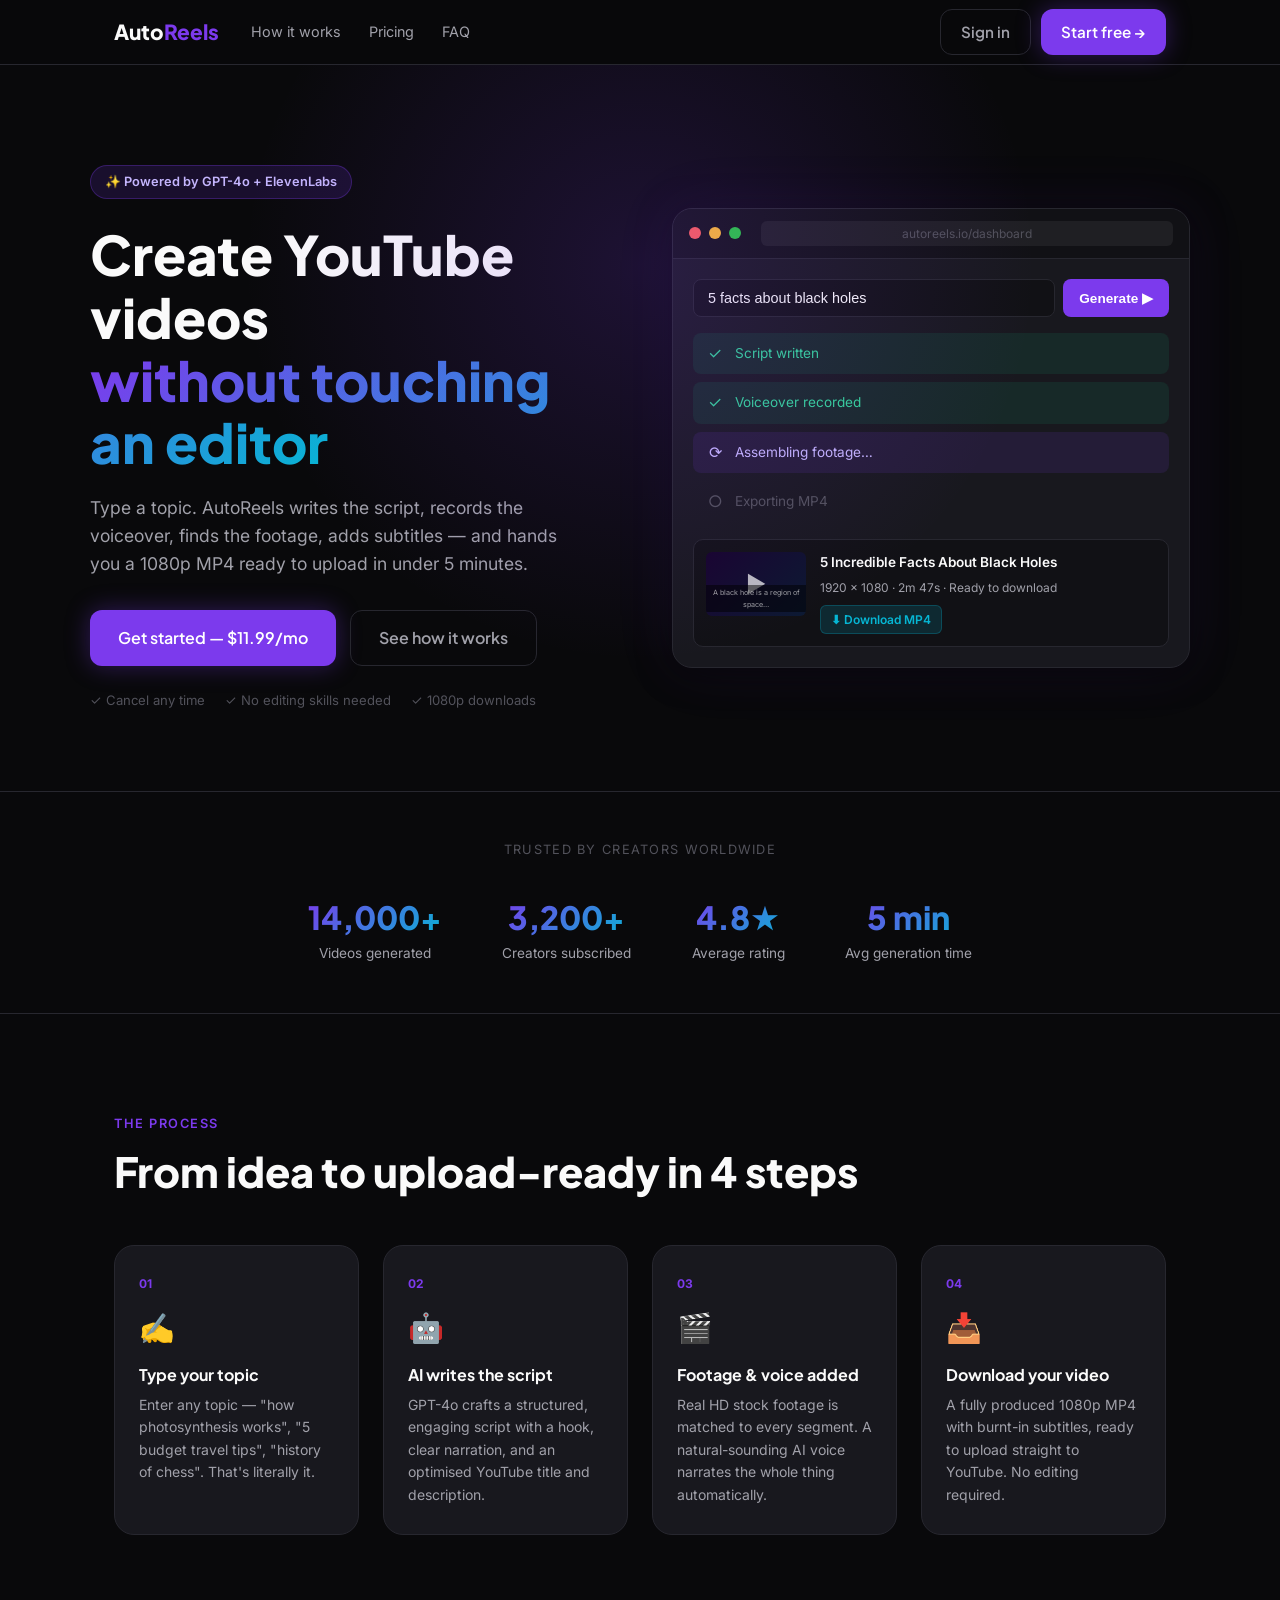
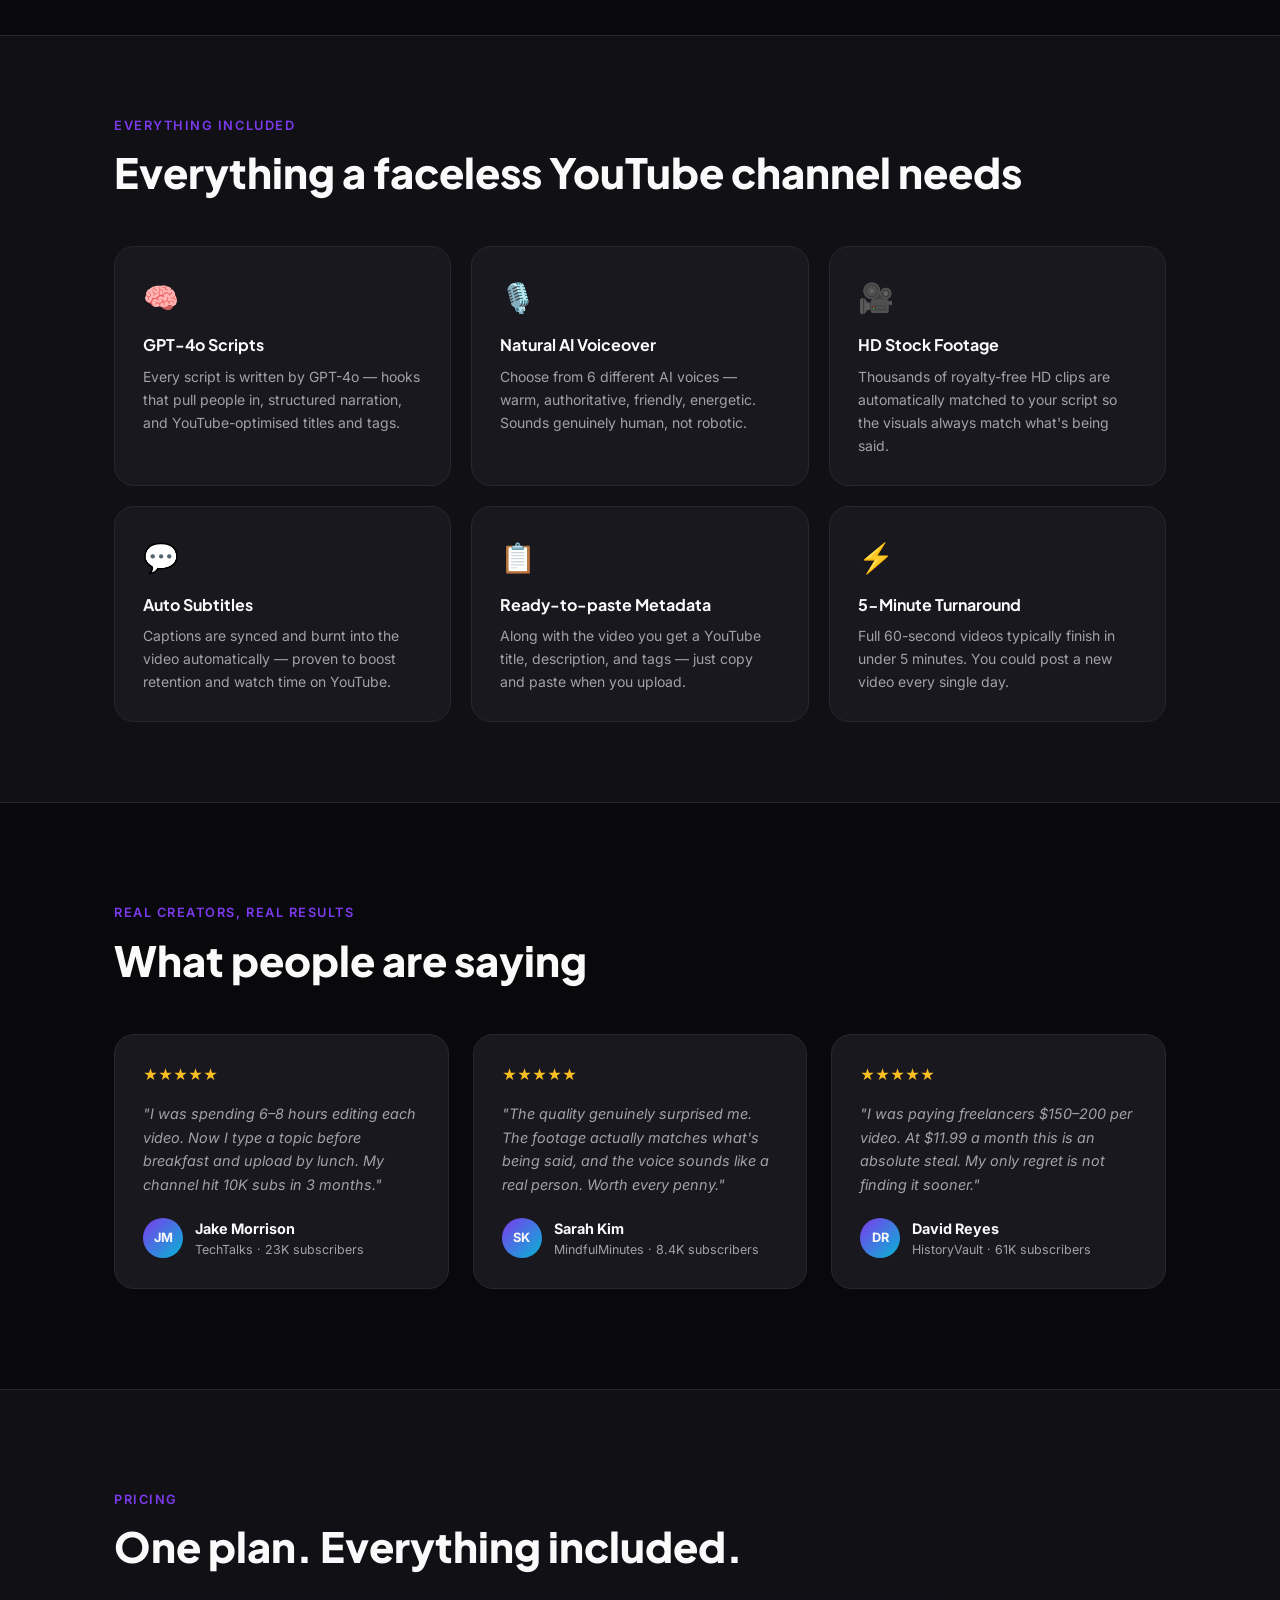
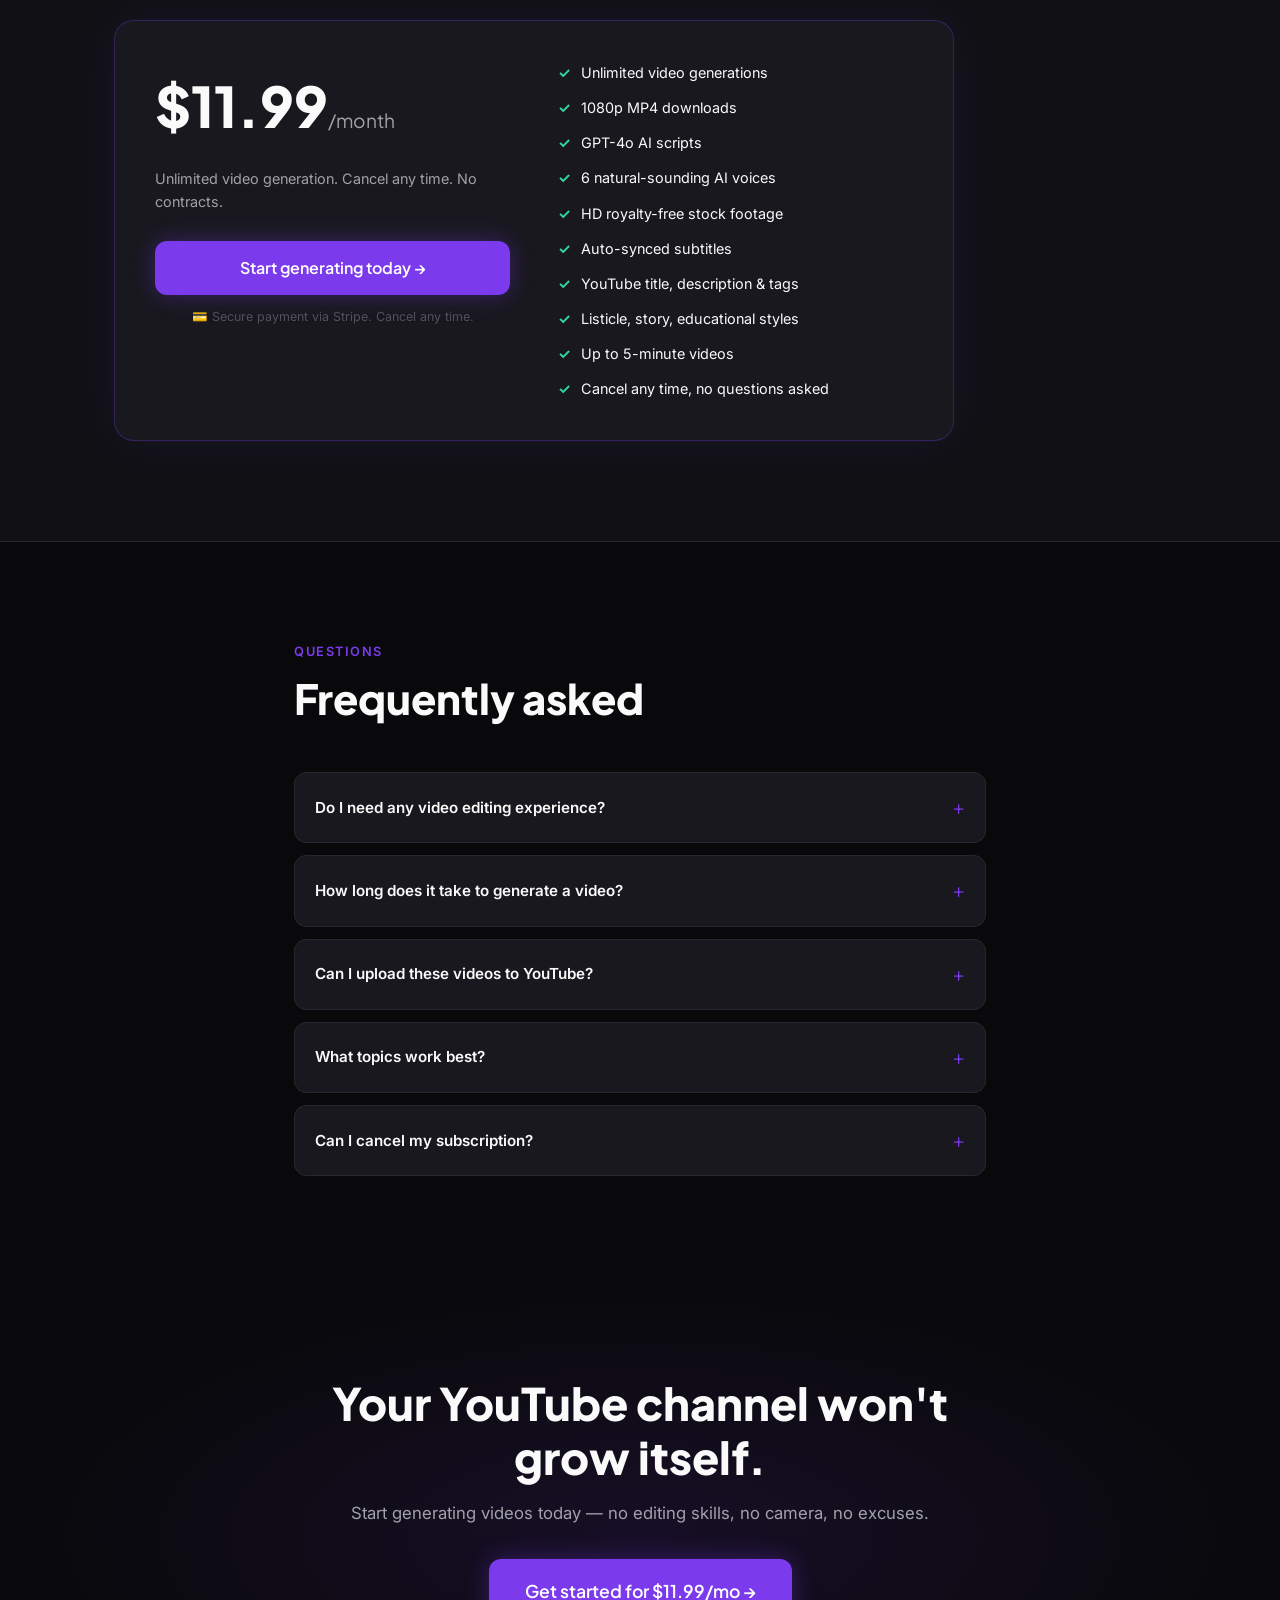
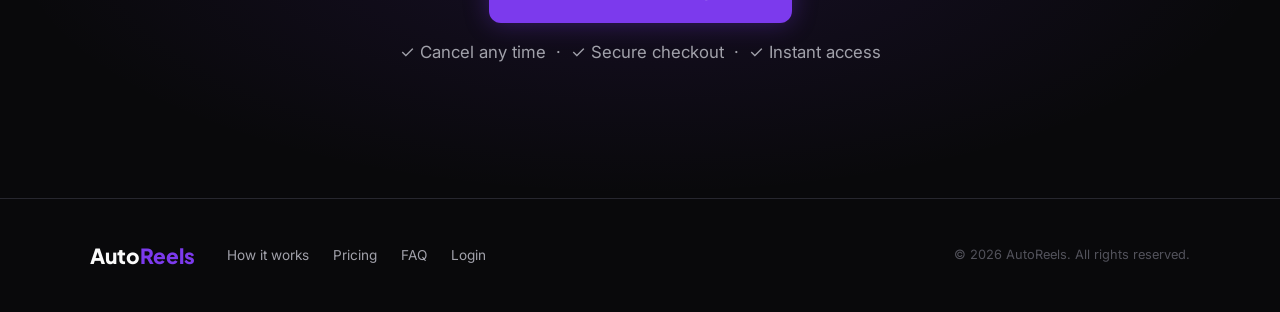
<file: website/frontend/index.html>
<!DOCTYPE html>
<html lang="en">
<head>
  <meta charset="UTF-8" />
  <meta name="viewport" content="width=device-width, initial-scale=1.0" />
  <title>AutoReels — AI YouTube Videos in Minutes</title>
  <meta name="description" content="Turn any topic into a full YouTube video with AI voiceover, stock footage, and subtitles. No editing skills needed." />
  <link rel="preconnect" href="https://fonts.googleapis.com" />
  <link href="https://fonts.googleapis.com/css2?family=Plus+Jakarta+Sans:wght@400;500;600;700;800&family=Inter:wght@300;400;500;600&display=swap" rel="stylesheet" />
  <link rel="stylesheet" href="style.css" />
</head>
<body>

  <!-- NAV -->
  <nav class="nav">
    <div class="nav__inner">
      <a href="/" class="nav__logo">Auto<span>Reels</span></a>
      <div class="nav__links">
        <a href="#how">How it works</a>
        <a href="#pricing">Pricing</a>
        <a href="#faq">FAQ</a>
      </div>
      <div class="nav__cta">
        <a href="login.html" class="btn btn--ghost">Sign in</a>
        <a href="login.html?signup=true" class="btn btn--primary">Start free →</a>
      </div>
    </div>
  </nav>

  <!-- HERO -->
  <section class="hero">
    <div class="hero__glow"></div>
    <div class="hero__inner">
      <div class="hero__text">
        <div class="badge">✨ Powered by GPT-4o + ElevenLabs</div>
        <h1 class="hero__title">
          Create YouTube videos<br />
          <span class="grad">without touching an editor</span>
        </h1>
        <p class="hero__sub">
          Type a topic. AutoReels writes the script, records the voiceover,
          finds the footage, adds subtitles — and hands you a 1080p MP4 ready
          to upload in under 5 minutes.
        </p>
        <div class="hero__actions">
          <a href="login.html?signup=true" class="btn btn--primary btn--lg">
            Get started — $11.99/mo
          </a>
          <a href="#how" class="btn btn--ghost btn--lg">See how it works</a>
        </div>
        <p class="hero__trust">
          <span>✓ Cancel any time</span>
          <span>✓ No editing skills needed</span>
          <span>✓ 1080p downloads</span>
        </p>
      </div>

      <!-- Animated mockup -->
      <div class="hero__visual">
        <div class="mockup">
          <div class="mockup__bar">
            <span class="dot dot--red"></span>
            <span class="dot dot--yellow"></span>
            <span class="dot dot--green"></span>
            <span class="mockup__url">autoreels.io/dashboard</span>
          </div>
          <div class="mockup__body">
            <div class="mockup__input-row">
              <input class="mockup__input" value="5 facts about black holes" readonly />
              <button class="mockup__btn">Generate ▶</button>
            </div>
            <div class="mockup__progress">
              <div class="progress__step progress__step--done">
                <span class="progress__icon">✓</span> Script written
              </div>
              <div class="progress__step progress__step--done">
                <span class="progress__icon">✓</span> Voiceover recorded
              </div>
              <div class="progress__step progress__step--active">
                <span class="progress__icon progress__icon--spin">⟳</span> Assembling footage…
              </div>
              <div class="progress__step progress__step--waiting">
                <span class="progress__icon">○</span> Exporting MP4
              </div>
            </div>
            <div class="mockup__preview">
              <div class="preview__thumb">
                <div class="preview__play">▶</div>
                <div class="preview__sub">A black hole is a region of space…</div>
              </div>
              <div class="preview__meta">
                <div class="preview__title">5 Incredible Facts About Black Holes</div>
                <div class="preview__info">1920 × 1080 · 2m 47s · Ready to download</div>
                <a class="preview__dl">⬇ Download MP4</a>
              </div>
            </div>
          </div>
        </div>
      </div>
    </div>
  </section>

  <!-- SOCIAL PROOF -->
  <section class="proof">
    <p class="proof__label">Trusted by creators worldwide</p>
    <div class="proof__stats">
      <div class="proof__stat"><span>14,000+</span>Videos generated</div>
      <div class="proof__stat"><span>3,200+</span>Creators subscribed</div>
      <div class="proof__stat"><span>4.8★</span>Average rating</div>
      <div class="proof__stat"><span>5 min</span>Avg generation time</div>
    </div>
  </section>

  <!-- HOW IT WORKS -->
  <section class="how" id="how">
    <div class="section-inner">
      <p class="eyebrow">The process</p>
      <h2 class="section-title">From idea to upload-ready in 4 steps</h2>
      <div class="steps">
        <div class="step">
          <div class="step__num">01</div>
          <div class="step__icon">✍️</div>
          <h3>Type your topic</h3>
          <p>Enter any topic — "how photosynthesis works", "5 budget travel tips", "history of chess". That's literally it.</p>
        </div>
        <div class="step">
          <div class="step__num">02</div>
          <div class="step__icon">🤖</div>
          <h3>AI writes the script</h3>
          <p>GPT-4o crafts a structured, engaging script with a hook, clear narration, and an optimised YouTube title and description.</p>
        </div>
        <div class="step">
          <div class="step__num">03</div>
          <div class="step__icon">🎬</div>
          <h3>Footage & voice added</h3>
          <p>Real HD stock footage is matched to every segment. A natural-sounding AI voice narrates the whole thing automatically.</p>
        </div>
        <div class="step">
          <div class="step__num">04</div>
          <div class="step__icon">📥</div>
          <h3>Download your video</h3>
          <p>A fully produced 1080p MP4 with burnt-in subtitles, ready to upload straight to YouTube. No editing required.</p>
        </div>
      </div>
    </div>
  </section>

  <!-- FEATURES -->
  <section class="features">
    <div class="section-inner">
      <p class="eyebrow">Everything included</p>
      <h2 class="section-title">Everything a faceless YouTube channel needs</h2>
      <div class="features__grid">
        <div class="feature-card">
          <div class="feature-card__icon">🧠</div>
          <h3>GPT-4o Scripts</h3>
          <p>Every script is written by GPT-4o — hooks that pull people in, structured narration, and YouTube-optimised titles and tags.</p>
        </div>
        <div class="feature-card">
          <div class="feature-card__icon">🎙️</div>
          <h3>Natural AI Voiceover</h3>
          <p>Choose from 6 different AI voices — warm, authoritative, friendly, energetic. Sounds genuinely human, not robotic.</p>
        </div>
        <div class="feature-card">
          <div class="feature-card__icon">🎥</div>
          <h3>HD Stock Footage</h3>
          <p>Thousands of royalty-free HD clips are automatically matched to your script so the visuals always match what's being said.</p>
        </div>
        <div class="feature-card">
          <div class="feature-card__icon">💬</div>
          <h3>Auto Subtitles</h3>
          <p>Captions are synced and burnt into the video automatically — proven to boost retention and watch time on YouTube.</p>
        </div>
        <div class="feature-card">
          <div class="feature-card__icon">📋</div>
          <h3>Ready-to-paste Metadata</h3>
          <p>Along with the video you get a YouTube title, description, and tags — just copy and paste when you upload.</p>
        </div>
        <div class="feature-card">
          <div class="feature-card__icon">⚡</div>
          <h3>5-Minute Turnaround</h3>
          <p>Full 60-second videos typically finish in under 5 minutes. You could post a new video every single day.</p>
        </div>
      </div>
    </div>
  </section>

  <!-- TESTIMONIALS -->
  <section class="testimonials">
    <div class="section-inner">
      <p class="eyebrow">Real creators, real results</p>
      <h2 class="section-title">What people are saying</h2>
      <div class="testi__grid">
        <div class="testi-card">
          <div class="testi-card__stars">★★★★★</div>
          <p>"I was spending 6–8 hours editing each video. Now I type a topic before breakfast and upload by lunch. My channel hit 10K subs in 3 months."</p>
          <div class="testi-card__author">
            <div class="testi-card__avatar">JM</div>
            <div>
              <strong>Jake Morrison</strong>
              <span>TechTalks · 23K subscribers</span>
            </div>
          </div>
        </div>
        <div class="testi-card">
          <div class="testi-card__stars">★★★★★</div>
          <p>"The quality genuinely surprised me. The footage actually matches what's being said, and the voice sounds like a real person. Worth every penny."</p>
          <div class="testi-card__author">
            <div class="testi-card__avatar">SK</div>
            <div>
              <strong>Sarah Kim</strong>
              <span>MindfulMinutes · 8.4K subscribers</span>
            </div>
          </div>
        </div>
        <div class="testi-card">
          <div class="testi-card__stars">★★★★★</div>
          <p>"I was paying freelancers $150–200 per video. At $11.99 a month this is an absolute steal. My only regret is not finding it sooner."</p>
          <div class="testi-card__author">
            <div class="testi-card__avatar">DR</div>
            <div>
              <strong>David Reyes</strong>
              <span>HistoryVault · 61K subscribers</span>
            </div>
          </div>
        </div>
      </div>
    </div>
  </section>

  <!-- PRICING -->
  <section class="pricing" id="pricing">
    <div class="section-inner">
      <p class="eyebrow">Pricing</p>
      <h2 class="section-title">One plan. Everything included.</h2>
      <div class="pricing__card">
        <div class="pricing__left">
          <div class="pricing__amount">$11.99<span>/month</span></div>
          <p class="pricing__desc">Unlimited video generation. Cancel any time. No contracts.</p>
          <a href="login.html?signup=true" class="btn btn--primary btn--lg btn--full">
            Start generating today →
          </a>
          <p class="pricing__note">💳 Secure payment via Stripe. Cancel any time.</p>
        </div>
        <div class="pricing__right">
          <ul class="pricing__features">
            <li><span class="check">✓</span> Unlimited video generations</li>
            <li><span class="check">✓</span> 1080p MP4 downloads</li>
            <li><span class="check">✓</span> GPT-4o AI scripts</li>
            <li><span class="check">✓</span> 6 natural-sounding AI voices</li>
            <li><span class="check">✓</span> HD royalty-free stock footage</li>
            <li><span class="check">✓</span> Auto-synced subtitles</li>
            <li><span class="check">✓</span> YouTube title, description & tags</li>
            <li><span class="check">✓</span> Listicle, story, educational styles</li>
            <li><span class="check">✓</span> Up to 5-minute videos</li>
            <li><span class="check">✓</span> Cancel any time, no questions asked</li>
          </ul>
        </div>
      </div>
    </div>
  </section>

  <!-- FAQ -->
  <section class="faq" id="faq">
    <div class="section-inner section-inner--narrow">
      <p class="eyebrow">Questions</p>
      <h2 class="section-title">Frequently asked</h2>
      <div class="faq__list">
        <details class="faq__item">
          <summary>Do I need any video editing experience?</summary>
          <p>None at all. You type a topic, click generate, and download your finished video. AutoReels handles the script, voice, footage, editing, and subtitles for you.</p>
        </details>
        <details class="faq__item">
          <summary>How long does it take to generate a video?</summary>
          <p>Most 60-second videos are ready in 3–5 minutes. Longer videos (up to 5 minutes) take around 10–15 minutes depending on server load.</p>
        </details>
        <details class="faq__item">
          <summary>Can I upload these videos to YouTube?</summary>
          <p>Yes. All stock footage is royalty-free and safe to monetise. You also get a ready-to-paste title, description, and tags for each video.</p>
        </details>
        <details class="faq__item">
          <summary>What topics work best?</summary>
          <p>Listicles ("5 facts about…"), educational explainers, history topics, life tips, science, and finance all perform very well. Basically anything that suits a faceless YouTube channel.</p>
        </details>
        <details class="faq__item">
          <summary>Can I cancel my subscription?</summary>
          <p>Yes, at any time from your account settings. You'll keep access until the end of your billing period with no charges after that.</p>
        </details>
      </div>
    </div>
  </section>

  <!-- FINAL CTA -->
  <section class="cta-section">
    <div class="cta-section__inner">
      <h2>Your YouTube channel won't grow itself.</h2>
      <p>Start generating videos today — no editing skills, no camera, no excuses.</p>
      <a href="login.html?signup=true" class="btn btn--primary btn--xl">
        Get started for $11.99/mo →
      </a>
      <p class="cta-section__trust">✓ Cancel any time &nbsp;·&nbsp; ✓ Secure checkout &nbsp;·&nbsp; ✓ Instant access</p>
    </div>
  </section>

  <!-- FOOTER -->
  <footer class="footer">
    <div class="footer__inner">
      <a href="/" class="nav__logo">Auto<span>Reels</span></a>
      <div class="footer__links">
        <a href="#how">How it works</a>
        <a href="#pricing">Pricing</a>
        <a href="#faq">FAQ</a>
        <a href="login.html">Login</a>
      </div>
      <p class="footer__copy">© 2026 AutoReels. All rights reserved.</p>
    </div>
  </footer>

</body>
</html>
</file>
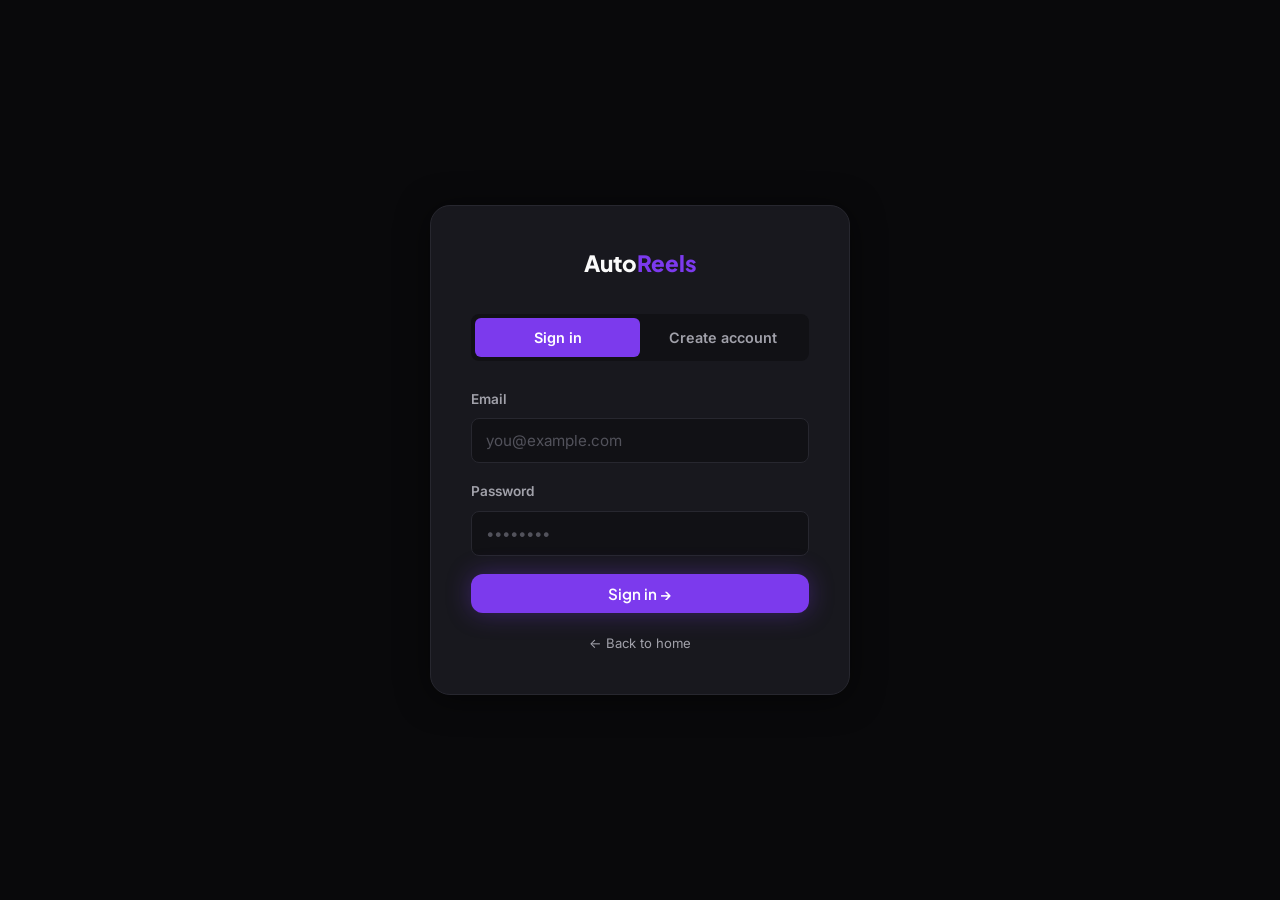
<file: website/frontend/login.html>
<!DOCTYPE html>
<html lang="en">
<head>
  <meta charset="UTF-8" />
  <meta name="viewport" content="width=device-width, initial-scale=1.0" />
  <title>AutoReels — Sign in</title>
  <link rel="preconnect" href="https://fonts.googleapis.com" />
  <link href="https://fonts.googleapis.com/css2?family=Plus+Jakarta+Sans:wght@400;600;700;800&family=Inter:wght@400;500;600&display=swap" rel="stylesheet" />
  <link rel="stylesheet" href="style.css" />
</head>
<body>
<div class="auth-page">
  <div class="auth-card">
    <div class="auth-card__logo">Auto<span>Reels</span></div>

    <div class="auth-tabs">
      <div class="auth-tab active" id="tab-login" onclick="switchTab('login')">Sign in</div>
      <div class="auth-tab" id="tab-signup" onclick="switchTab('signup')">Create account</div>
    </div>

    <div id="form-error" class="form-error"></div>

    <!-- LOGIN FORM -->
    <div id="login-form">
      <div class="form-group">
        <label class="form-label">Email</label>
        <input type="email" id="login-email" class="form-input" placeholder="you@example.com" />
      </div>
      <div class="form-group">
        <label class="form-label">Password</label>
        <input type="password" id="login-password" class="form-input" placeholder="••••••••" />
      </div>
      <button class="btn btn--primary btn--full" onclick="handleLogin()" id="login-btn">
        Sign in →
      </button>
    </div>

    <!-- SIGNUP FORM -->
    <div id="signup-form" style="display:none">
      <div class="form-group">
        <label class="form-label">Email</label>
        <input type="email" id="signup-email" class="form-input" placeholder="you@example.com" />
      </div>
      <div class="form-group">
        <label class="form-label">Password</label>
        <input type="password" id="signup-password" class="form-input" placeholder="At least 6 characters" />
      </div>
      <button class="btn btn--primary btn--full" onclick="handleSignup()" id="signup-btn">
        Create account →
      </button>
      <p style="text-align:center;font-size:.8rem;color:var(--faint);margin-top:14px;">
        You'll subscribe after creating your account.
      </p>
    </div>

    <p style="text-align:center;margin-top:20px;font-size:.82rem;color:var(--faint);">
      <a href="/" style="color:var(--muted)">← Back to home</a>
    </p>
  </div>
</div>

<script>
  const API = '';

  // Auto switch tab based on URL param
  const params = new URLSearchParams(window.location.search);
  if (params.get('signup') === 'true') switchTab('signup');

  function switchTab(tab) {
    document.getElementById('tab-login').classList.toggle('active', tab === 'login');
    document.getElementById('tab-signup').classList.toggle('active', tab === 'signup');
    document.getElementById('login-form').style.display  = tab === 'login'  ? 'block' : 'none';
    document.getElementById('signup-form').style.display = tab === 'signup' ? 'block' : 'none';
    hideError();
  }

  function showError(msg) {
    const el = document.getElementById('form-error');
    el.textContent = msg;
    el.classList.add('visible');
  }
  function hideError() {
    document.getElementById('form-error').classList.remove('visible');
  }

  function setLoading(btnId, loading) {
    const btn = document.getElementById(btnId);
    btn.disabled = loading;
    btn.textContent = loading ? 'Please wait…' : (btnId === 'login-btn' ? 'Sign in →' : 'Create account →');
  }

  async function handleLogin() {
    hideError();
    const email    = document.getElementById('login-email').value.trim();
    const password = document.getElementById('login-password').value;
    if (!email || !password) return showError('Please fill in all fields.');

    setLoading('login-btn', true);
    try {
      const res = await fetch(`${API}/api/auth/login`, {
        method: 'POST',
        headers: { 'Content-Type': 'application/json' },
        body: JSON.stringify({ email, password }),
      });
      const data = await res.json();
      if (!res.ok) return showError(data.detail || 'Login failed.');
      localStorage.setItem('token', data.token);
      localStorage.setItem('email', data.email);
      window.location.href = 'dashboard.html';
    } catch {
      showError('Connection error. Please try again.');
    } finally {
      setLoading('login-btn', false);
    }
  }

  async function handleSignup() {
    hideError();
    const email    = document.getElementById('signup-email').value.trim();
    const password = document.getElementById('signup-password').value;
    if (!email || !password) return showError('Please fill in all fields.');
    if (password.length < 6) return showError('Password must be at least 6 characters.');

    setLoading('signup-btn', true);
    try {
      const res = await fetch(`${API}/api/auth/register`, {
        method: 'POST',
        headers: { 'Content-Type': 'application/json' },
        body: JSON.stringify({ email, password }),
      });
      const data = await res.json();
      if (!res.ok) return showError(data.detail || 'Registration failed.');
      localStorage.setItem('token', data.token);
      localStorage.setItem('email', data.email);
      window.location.href = 'dashboard.html';
    } catch {
      showError('Connection error. Please try again.');
    } finally {
      setLoading('signup-btn', false);
    }
  }

  // Allow Enter key to submit
  document.addEventListener('keydown', e => {
    if (e.key === 'Enter') {
      const tab = document.getElementById('tab-login').classList.contains('active');
      tab ? handleLogin() : handleSignup();
    }
  });
</script>
</body>
</html>
</file>
<file: website/frontend/style.css>
/* ── Reset & base ──────────────────────────────────────────── */
*, *::before, *::after { box-sizing: border-box; margin: 0; padding: 0; }

:root {
  --bg:        #09090B;
  --surface:   #111115;
  --card:      #18181E;
  --border:    #27272F;
  --primary:   #7C3AED;
  --primary-h: #6D28D9;
  --accent:    #06B6D4;
  --text:      #FAFAFA;
  --muted:     #A1A1AA;
  --faint:     #52525B;
  --radius:    12px;
  --radius-lg: 20px;
  --shadow:    0 4px 32px rgba(0,0,0,.5);
}

html { scroll-behavior: smooth; }

body {
  font-family: 'Inter', sans-serif;
  background: var(--bg);
  color: var(--text);
  line-height: 1.6;
  -webkit-font-smoothing: antialiased;
}

h1,h2,h3 { font-family: 'Plus Jakarta Sans', sans-serif; line-height: 1.2; }
a { text-decoration: none; color: inherit; }
img { display: block; max-width: 100%; }

/* ── Buttons ──────────────────────────────────────────────── */
.btn {
  display: inline-flex;
  align-items: center;
  gap: 6px;
  padding: 10px 20px;
  border-radius: var(--radius);
  font-family: 'Plus Jakarta Sans', sans-serif;
  font-weight: 600;
  font-size: .95rem;
  cursor: pointer;
  transition: all .18s ease;
  border: none;
  white-space: nowrap;
}
.btn--primary {
  background: var(--primary);
  color: #fff;
  box-shadow: 0 0 24px rgba(124,58,237,.35);
}
.btn--primary:hover { background: var(--primary-h); box-shadow: 0 0 32px rgba(124,58,237,.5); transform: translateY(-1px); }
.btn--ghost {
  background: transparent;
  color: var(--muted);
  border: 1px solid var(--border);
}
.btn--ghost:hover { color: var(--text); border-color: var(--faint); }
.btn--lg  { padding: 14px 28px; font-size: 1rem; }
.btn--xl  { padding: 18px 36px; font-size: 1.1rem; }
.btn--full { width: 100%; justify-content: center; }

/* ── Shared layout ────────────────────────────────────────── */
.section-inner        { max-width: 1100px; margin: 0 auto; padding: 0 24px; }
.section-inner--narrow{ max-width: 740px; }
.eyebrow {
  font-size: .8rem;
  font-weight: 600;
  letter-spacing: .12em;
  text-transform: uppercase;
  color: var(--primary);
  margin-bottom: 12px;
}
.section-title {
  font-size: clamp(1.8rem, 4vw, 2.6rem);
  font-weight: 800;
  margin-bottom: 48px;
  color: var(--text);
}
.grad {
  background: linear-gradient(135deg, var(--primary), var(--accent));
  -webkit-background-clip: text;
  -webkit-text-fill-color: transparent;
  background-clip: text;
}
.badge {
  display: inline-block;
  background: rgba(124,58,237,.15);
  border: 1px solid rgba(124,58,237,.3);
  color: #C4B5FD;
  font-size: .8rem;
  font-weight: 600;
  padding: 6px 14px;
  border-radius: 999px;
  margin-bottom: 24px;
}

/* ── Nav ──────────────────────────────────────────────────── */
.nav {
  position: sticky;
  top: 0;
  z-index: 100;
  background: rgba(9,9,11,.85);
  backdrop-filter: blur(16px);
  border-bottom: 1px solid var(--border);
}
.nav__inner {
  max-width: 1100px;
  margin: 0 auto;
  padding: 0 24px;
  height: 64px;
  display: flex;
  align-items: center;
  gap: 32px;
}
.nav__logo {
  font-family: 'Plus Jakarta Sans', sans-serif;
  font-size: 1.3rem;
  font-weight: 800;
  color: var(--text);
  flex-shrink: 0;
}
.nav__logo span { color: var(--primary); }
.nav__links {
  display: flex;
  gap: 28px;
  flex: 1;
}
.nav__links a {
  font-size: .9rem;
  color: var(--muted);
  transition: color .15s;
}
.nav__links a:hover { color: var(--text); }
.nav__cta { display: flex; gap: 10px; margin-left: auto; }

/* ── Hero ─────────────────────────────────────────────────── */
.hero {
  position: relative;
  overflow: hidden;
  padding: 100px 24px 80px;
}
.hero__glow {
  position: absolute;
  top: -200px;
  left: 50%;
  transform: translateX(-50%);
  width: 800px;
  height: 800px;
  background: radial-gradient(circle, rgba(124,58,237,.18) 0%, transparent 70%);
  pointer-events: none;
}
.hero__inner {
  max-width: 1100px;
  margin: 0 auto;
  display: grid;
  grid-template-columns: 1fr 1fr;
  gap: 64px;
  align-items: center;
}
.hero__title {
  font-size: clamp(2.2rem, 5vw, 3.4rem);
  font-weight: 800;
  margin-bottom: 20px;
  line-height: 1.15;
}
.hero__sub {
  font-size: 1.1rem;
  color: var(--muted);
  margin-bottom: 32px;
  max-width: 480px;
}
.hero__actions { display: flex; gap: 14px; flex-wrap: wrap; margin-bottom: 24px; }
.hero__trust {
  display: flex;
  gap: 20px;
  font-size: .82rem;
  color: var(--faint);
  flex-wrap: wrap;
}

/* ── Mockup ───────────────────────────────────────────────── */
.mockup {
  background: var(--card);
  border: 1px solid var(--border);
  border-radius: var(--radius-lg);
  overflow: hidden;
  box-shadow: var(--shadow), 0 0 60px rgba(124,58,237,.1);
}
.mockup__bar {
  background: var(--surface);
  border-bottom: 1px solid var(--border);
  padding: 12px 16px;
  display: flex;
  align-items: center;
  gap: 8px;
}
.dot { width: 12px; height: 12px; border-radius: 50%; display: inline-block; }
.dot--red    { background: #FF5F57; }
.dot--yellow { background: #FEBC2E; }
.dot--green  { background: #28C840; }
.mockup__url {
  margin-left: 12px;
  background: rgba(255,255,255,.06);
  border-radius: 6px;
  padding: 3px 12px;
  font-size: .75rem;
  color: var(--faint);
  flex: 1;
  text-align: center;
}
.mockup__body { padding: 20px; display: flex; flex-direction: column; gap: 16px; }
.mockup__input-row { display: flex; gap: 8px; }
.mockup__input {
  flex: 1;
  background: var(--surface);
  border: 1px solid var(--border);
  border-radius: 8px;
  padding: 10px 14px;
  color: var(--text);
  font-size: .9rem;
  outline: none;
}
.mockup__btn {
  background: var(--primary);
  color: #fff;
  border: none;
  border-radius: 8px;
  padding: 10px 16px;
  font-size: .85rem;
  font-weight: 700;
  cursor: pointer;
  white-space: nowrap;
}
.mockup__progress { display: flex; flex-direction: column; gap: 8px; }
.progress__step {
  display: flex;
  align-items: center;
  gap: 10px;
  font-size: .85rem;
  padding: 8px 12px;
  border-radius: 8px;
}
.progress__step--done   { background: rgba(16,185,129,.1); color: #34D399; }
.progress__step--active { background: rgba(124,58,237,.12); color: #C4B5FD; }
.progress__step--waiting{ color: var(--faint); }
.progress__icon { font-size: 1rem; width: 20px; text-align: center; }
.progress__icon--spin { display: inline-block; animation: spin 1.2s linear infinite; }
@keyframes spin { to { transform: rotate(360deg); } }

.mockup__preview {
  display: flex;
  gap: 14px;
  background: var(--surface);
  border-radius: 10px;
  padding: 12px;
  border: 1px solid var(--border);
}
.preview__thumb {
  width: 100px;
  height: 64px;
  background: linear-gradient(135deg, #1a0533, #0c1a33);
  border-radius: 6px;
  flex-shrink: 0;
  display: flex;
  flex-direction: column;
  align-items: center;
  justify-content: center;
  position: relative;
  overflow: hidden;
}
.preview__play {
  font-size: 1.4rem;
  color: rgba(255,255,255,.7);
}
.preview__sub {
  position: absolute;
  bottom: 4px;
  left: 0; right: 0;
  font-size: .45rem;
  text-align: center;
  color: rgba(255,255,255,.6);
  background: rgba(0,0,0,.5);
  padding: 2px;
}
.preview__meta { flex: 1; }
.preview__title { font-size: .85rem; font-weight: 600; margin-bottom: 4px; }
.preview__info  { font-size: .75rem; color: var(--muted); margin-bottom: 8px; }
.preview__dl {
  display: inline-block;
  background: rgba(6,182,212,.15);
  color: var(--accent);
  border: 1px solid rgba(6,182,212,.25);
  border-radius: 6px;
  padding: 4px 10px;
  font-size: .75rem;
  font-weight: 600;
  cursor: pointer;
}

/* ── Social proof ─────────────────────────────────────────── */
.proof {
  border-top: 1px solid var(--border);
  border-bottom: 1px solid var(--border);
  padding: 48px 24px;
  text-align: center;
}
.proof__label {
  font-size: .8rem;
  color: var(--faint);
  text-transform: uppercase;
  letter-spacing: .1em;
  margin-bottom: 32px;
}
.proof__stats {
  max-width: 700px;
  margin: 0 auto;
  display: flex;
  justify-content: space-around;
  gap: 24px;
  flex-wrap: wrap;
}
.proof__stat { text-align: center; }
.proof__stat span {
  display: block;
  font-family: 'Plus Jakarta Sans', sans-serif;
  font-size: 2rem;
  font-weight: 800;
  background: linear-gradient(135deg, var(--primary), var(--accent));
  -webkit-background-clip: text;
  -webkit-text-fill-color: transparent;
  background-clip: text;
}
.proof__stat { font-size: .85rem; color: var(--muted); }

/* ── Steps ────────────────────────────────────────────────── */
.how { padding: 100px 24px; }
.steps {
  display: grid;
  grid-template-columns: repeat(4, 1fr);
  gap: 24px;
}
.step {
  background: var(--card);
  border: 1px solid var(--border);
  border-radius: var(--radius-lg);
  padding: 28px 24px;
  transition: border-color .2s, transform .2s;
}
.step:hover { border-color: rgba(124,58,237,.4); transform: translateY(-4px); }
.step__num  { font-size: .75rem; color: var(--primary); font-weight: 700; margin-bottom: 12px; }
.step__icon { font-size: 1.8rem; margin-bottom: 14px; }
.step h3    { font-size: 1rem; font-weight: 700; margin-bottom: 10px; }
.step p     { font-size: .875rem; color: var(--muted); line-height: 1.6; }

/* ── Features ─────────────────────────────────────────────── */
.features {
  padding: 80px 24px;
  background: var(--surface);
  border-top: 1px solid var(--border);
  border-bottom: 1px solid var(--border);
}
.features__grid {
  display: grid;
  grid-template-columns: repeat(3, 1fr);
  gap: 20px;
}
.feature-card {
  background: var(--card);
  border: 1px solid var(--border);
  border-radius: var(--radius-lg);
  padding: 28px;
  transition: border-color .2s;
}
.feature-card:hover { border-color: rgba(124,58,237,.35); }
.feature-card__icon { font-size: 1.8rem; margin-bottom: 14px; }
.feature-card h3 { font-size: 1rem; font-weight: 700; margin-bottom: 10px; }
.feature-card p  { font-size: .875rem; color: var(--muted); line-height: 1.65; }

/* ── Testimonials ─────────────────────────────────────────── */
.testimonials { padding: 100px 24px; }
.testi__grid {
  display: grid;
  grid-template-columns: repeat(3, 1fr);
  gap: 24px;
}
.testi-card {
  background: var(--card);
  border: 1px solid var(--border);
  border-radius: var(--radius-lg);
  padding: 28px;
}
.testi-card__stars { color: #FBBF24; font-size: .9rem; margin-bottom: 16px; }
.testi-card p { font-size: .9rem; color: var(--muted); line-height: 1.65; margin-bottom: 20px; font-style: italic; }
.testi-card__author { display: flex; align-items: center; gap: 12px; }
.testi-card__avatar {
  width: 40px; height: 40px;
  border-radius: 50%;
  background: linear-gradient(135deg, var(--primary), var(--accent));
  display: flex;
  align-items: center;
  justify-content: center;
  font-size: .8rem;
  font-weight: 700;
  flex-shrink: 0;
}
.testi-card__author strong { display: block; font-size: .9rem; }
.testi-card__author span  { display: block; font-size: .78rem; color: var(--muted); }

/* ── Pricing ──────────────────────────────────────────────── */
.pricing {
  padding: 100px 24px;
  background: var(--surface);
  border-top: 1px solid var(--border);
  border-bottom: 1px solid var(--border);
}
.pricing__card {
  background: var(--card);
  border: 1px solid rgba(124,58,237,.3);
  border-radius: var(--radius-lg);
  padding: 40px;
  display: grid;
  grid-template-columns: 1fr 1fr;
  gap: 48px;
  box-shadow: 0 0 48px rgba(124,58,237,.08);
  max-width: 840px;
}
.pricing__amount {
  font-family: 'Plus Jakarta Sans', sans-serif;
  font-size: 3.5rem;
  font-weight: 800;
  color: var(--text);
  margin-bottom: 16px;
}
.pricing__amount span { font-size: 1.2rem; color: var(--muted); font-weight: 400; }
.pricing__desc { font-size: .9rem; color: var(--muted); margin-bottom: 28px; }
.pricing__note { font-size: .78rem; color: var(--faint); margin-top: 12px; text-align: center; }
.pricing__features { list-style: none; display: flex; flex-direction: column; gap: 12px; }
.pricing__features li { font-size: .9rem; display: flex; align-items: center; gap: 10px; }
.check { color: #34D399; font-weight: 700; }

/* ── FAQ ──────────────────────────────────────────────────── */
.faq { padding: 100px 24px; }
.faq__list { display: flex; flex-direction: column; gap: 12px; }
.faq__item {
  background: var(--card);
  border: 1px solid var(--border);
  border-radius: var(--radius);
  overflow: hidden;
}
.faq__item summary {
  padding: 18px 20px;
  font-weight: 600;
  font-size: .95rem;
  cursor: pointer;
  list-style: none;
  display: flex;
  justify-content: space-between;
  align-items: center;
  transition: color .15s;
}
.faq__item summary::-webkit-details-marker { display: none; }
.faq__item summary::after { content: '+'; font-size: 1.3rem; color: var(--primary); font-weight: 300; }
.faq__item[open] summary::after { content: '−'; }
.faq__item[open] summary { color: var(--primary); }
.faq__item p {
  padding: 0 20px 18px;
  font-size: .9rem;
  color: var(--muted);
  line-height: 1.7;
}

/* ── Final CTA ────────────────────────────────────────────── */
.cta-section {
  padding: 100px 24px;
  text-align: center;
  position: relative;
  overflow: hidden;
}
.cta-section::before {
  content: '';
  position: absolute;
  inset: 0;
  background: radial-gradient(ellipse at center, rgba(124,58,237,.12) 0%, transparent 70%);
  pointer-events: none;
}
.cta-section__inner { position: relative; max-width: 620px; margin: 0 auto; }
.cta-section h2 {
  font-size: clamp(1.8rem, 4vw, 2.8rem);
  font-weight: 800;
  margin-bottom: 16px;
}
.cta-section p { color: var(--muted); font-size: 1.05rem; margin-bottom: 32px; }
.cta-section__trust { margin-top: 16px; font-size: .82rem; color: var(--faint); }

/* ── Footer ───────────────────────────────────────────────── */
.footer {
  border-top: 1px solid var(--border);
  padding: 40px 24px;
}
.footer__inner {
  max-width: 1100px;
  margin: 0 auto;
  display: flex;
  align-items: center;
  gap: 32px;
  flex-wrap: wrap;
}
.footer__links {
  display: flex;
  gap: 24px;
  flex: 1;
}
.footer__links a { font-size: .85rem; color: var(--muted); }
.footer__links a:hover { color: var(--text); }
.footer__copy { font-size: .8rem; color: var(--faint); margin-left: auto; }

/* ── Auth page ────────────────────────────────────────────── */
.auth-page {
  min-height: 100vh;
  display: flex;
  align-items: center;
  justify-content: center;
  padding: 24px;
  background: var(--bg);
}
.auth-card {
  width: 100%;
  max-width: 420px;
  background: var(--card);
  border: 1px solid var(--border);
  border-radius: var(--radius-lg);
  padding: 40px;
  box-shadow: var(--shadow);
}
.auth-card__logo {
  font-family: 'Plus Jakarta Sans', sans-serif;
  font-size: 1.4rem;
  font-weight: 800;
  margin-bottom: 32px;
  text-align: center;
}
.auth-card__logo span { color: var(--primary); }
.auth-tabs {
  display: flex;
  background: var(--surface);
  border-radius: 8px;
  padding: 4px;
  margin-bottom: 28px;
}
.auth-tab {
  flex: 1;
  padding: 8px;
  text-align: center;
  font-size: .9rem;
  font-weight: 600;
  border-radius: 6px;
  cursor: pointer;
  color: var(--muted);
  transition: all .15s;
}
.auth-tab.active { background: var(--primary); color: #fff; }

.form-group { margin-bottom: 18px; }
.form-label {
  display: block;
  font-size: .85rem;
  font-weight: 600;
  color: var(--muted);
  margin-bottom: 8px;
}
.form-input {
  width: 100%;
  background: var(--surface);
  border: 1px solid var(--border);
  border-radius: 8px;
  padding: 12px 14px;
  color: var(--text);
  font-size: .95rem;
  font-family: 'Inter', sans-serif;
  outline: none;
  transition: border-color .15s;
}
.form-input:focus { border-color: var(--primary); }
.form-input::placeholder { color: var(--faint); }
.form-error {
  background: rgba(239,68,68,.1);
  border: 1px solid rgba(239,68,68,.25);
  color: #FCA5A5;
  border-radius: 8px;
  padding: 10px 14px;
  font-size: .85rem;
  margin-bottom: 16px;
  display: none;
}
.form-error.visible { display: block; }

/* ── Dashboard ────────────────────────────────────────────── */
.dash-layout {
  min-height: 100vh;
  display: flex;
  flex-direction: column;
}
.dash-nav {
  background: var(--surface);
  border-bottom: 1px solid var(--border);
  padding: 0 24px;
  height: 60px;
  display: flex;
  align-items: center;
  gap: 20px;
}
.dash-nav__logo {
  font-family: 'Plus Jakarta Sans', sans-serif;
  font-weight: 800;
  font-size: 1.2rem;
}
.dash-nav__logo span { color: var(--primary); }
.dash-nav__right { margin-left: auto; display: flex; align-items: center; gap: 14px; }
.dash-nav__email { font-size: .85rem; color: var(--muted); }
.dash-body {
  flex: 1;
  max-width: 1000px;
  width: 100%;
  margin: 0 auto;
  padding: 40px 24px;
}
.dash-header { margin-bottom: 32px; }
.dash-header h1 { font-size: 1.6rem; font-weight: 800; margin-bottom: 4px; }
.dash-header p   { color: var(--muted); font-size: .9rem; }

.generate-card {
  background: var(--card);
  border: 1px solid var(--border);
  border-radius: var(--radius-lg);
  padding: 32px;
  margin-bottom: 40px;
}
.generate-card h2 { font-size: 1.1rem; font-weight: 700; margin-bottom: 20px; }
.generate-row { display: flex; gap: 12px; align-items: flex-end; flex-wrap: wrap; }
.generate-row .form-group { flex: 1; min-width: 200px; margin-bottom: 0; }
.generate-options { display: flex; gap: 12px; margin-top: 14px; flex-wrap: wrap; }
.form-select {
  width: 100%;
  background: var(--surface);
  border: 1px solid var(--border);
  border-radius: 8px;
  padding: 11px 14px;
  color: var(--text);
  font-size: .9rem;
  font-family: 'Inter', sans-serif;
  outline: none;
}

.status-banner {
  background: rgba(124,58,237,.1);
  border: 1px solid rgba(124,58,237,.25);
  border-radius: var(--radius);
  padding: 16px 20px;
  margin-bottom: 20px;
  display: none;
  align-items: center;
  gap: 12px;
}
.status-banner.visible { display: flex; }
.status-banner__spinner {
  width: 20px; height: 20px;
  border: 2px solid rgba(124,58,237,.3);
  border-top-color: var(--primary);
  border-radius: 50%;
  animation: spin 1s linear infinite;
  flex-shrink: 0;
}
.status-banner__text { font-size: .9rem; color: #C4B5FD; }

.videos-section h2 { font-size: 1.1rem; font-weight: 700; margin-bottom: 16px; }
.video-list { display: flex; flex-direction: column; gap: 12px; }
.video-item {
  background: var(--card);
  border: 1px solid var(--border);
  border-radius: var(--radius);
  padding: 16px 20px;
  display: flex;
  align-items: center;
  gap: 16px;
}
.video-item__icon { font-size: 1.5rem; }
.video-item__info { flex: 1; }
.video-item__title { font-size: .9rem; font-weight: 600; margin-bottom: 4px; }
.video-item__meta  { font-size: .78rem; color: var(--muted); }
.video-item__status {
  font-size: .75rem;
  font-weight: 600;
  padding: 4px 10px;
  border-radius: 999px;
}
.status--done      { background: rgba(16,185,129,.12); color: #34D399; }
.status--generating{ background: rgba(124,58,237,.12); color: #C4B5FD; }
.status--pending   { background: rgba(255,255,255,.06); color: var(--muted); }
.status--error     { background: rgba(239,68,68,.1);    color: #FCA5A5; }

.video-item__actions { display: flex; gap: 8px; }
.btn--sm { padding: 6px 14px; font-size: .8rem; }

.subscribe-wall {
  text-align: center;
  padding: 60px 24px;
  background: var(--card);
  border: 1px solid rgba(124,58,237,.2);
  border-radius: var(--radius-lg);
  margin-bottom: 40px;
}
.subscribe-wall h2 { font-size: 1.4rem; font-weight: 800; margin-bottom: 12px; }
.subscribe-wall p  { color: var(--muted); margin-bottom: 28px; font-size: .95rem; }
.empty-state { text-align: center; padding: 48px; color: var(--faint); font-size: .9rem; }

/* ── Responsive ───────────────────────────────────────────── */
@media (max-width: 900px) {
  .hero__inner { grid-template-columns: 1fr; }
  .hero__visual { display: none; }
  .steps { grid-template-columns: 1fr 1fr; }
  .features__grid { grid-template-columns: 1fr 1fr; }
  .testi__grid { grid-template-columns: 1fr; }
  .pricing__card { grid-template-columns: 1fr; }
  .nav__links { display: none; }
}
@media (max-width: 600px) {
  .steps { grid-template-columns: 1fr; }
  .features__grid { grid-template-columns: 1fr; }
  .proof__stats { flex-direction: column; gap: 16px; }
}
</file>
